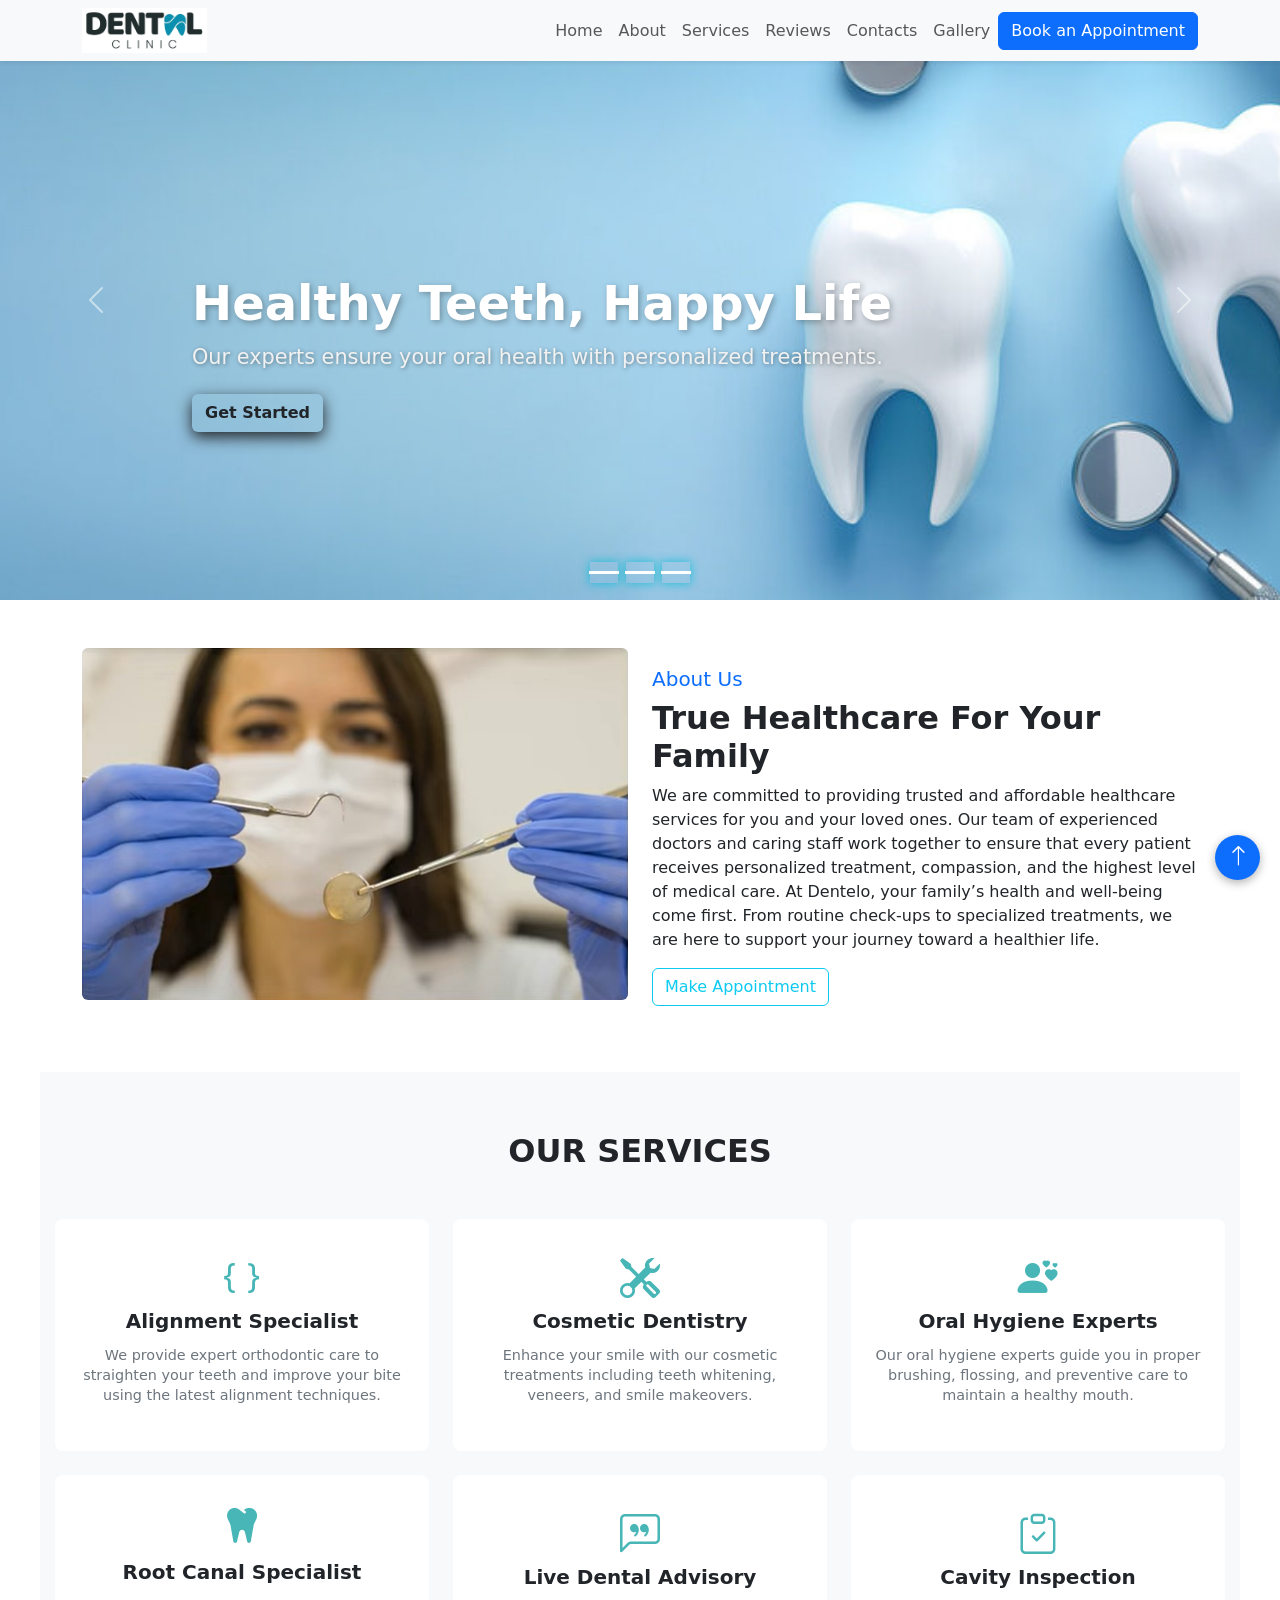
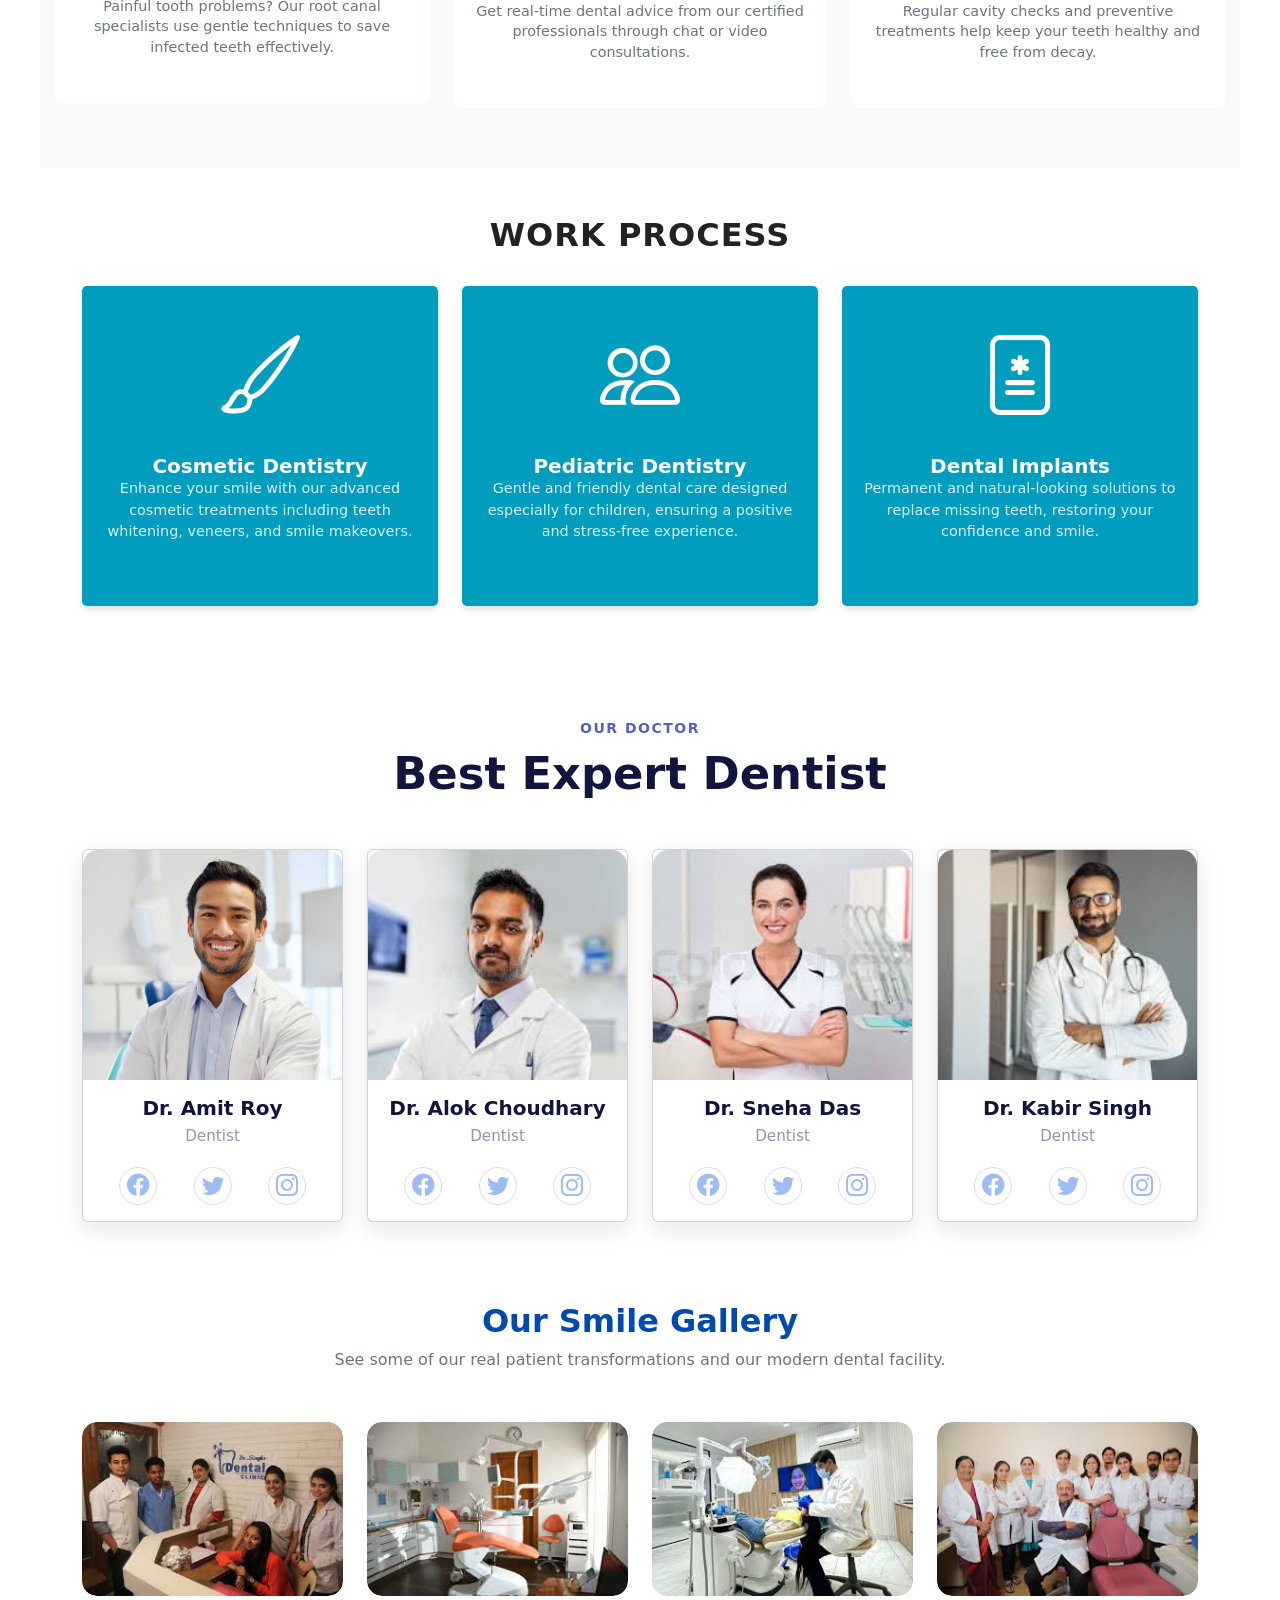
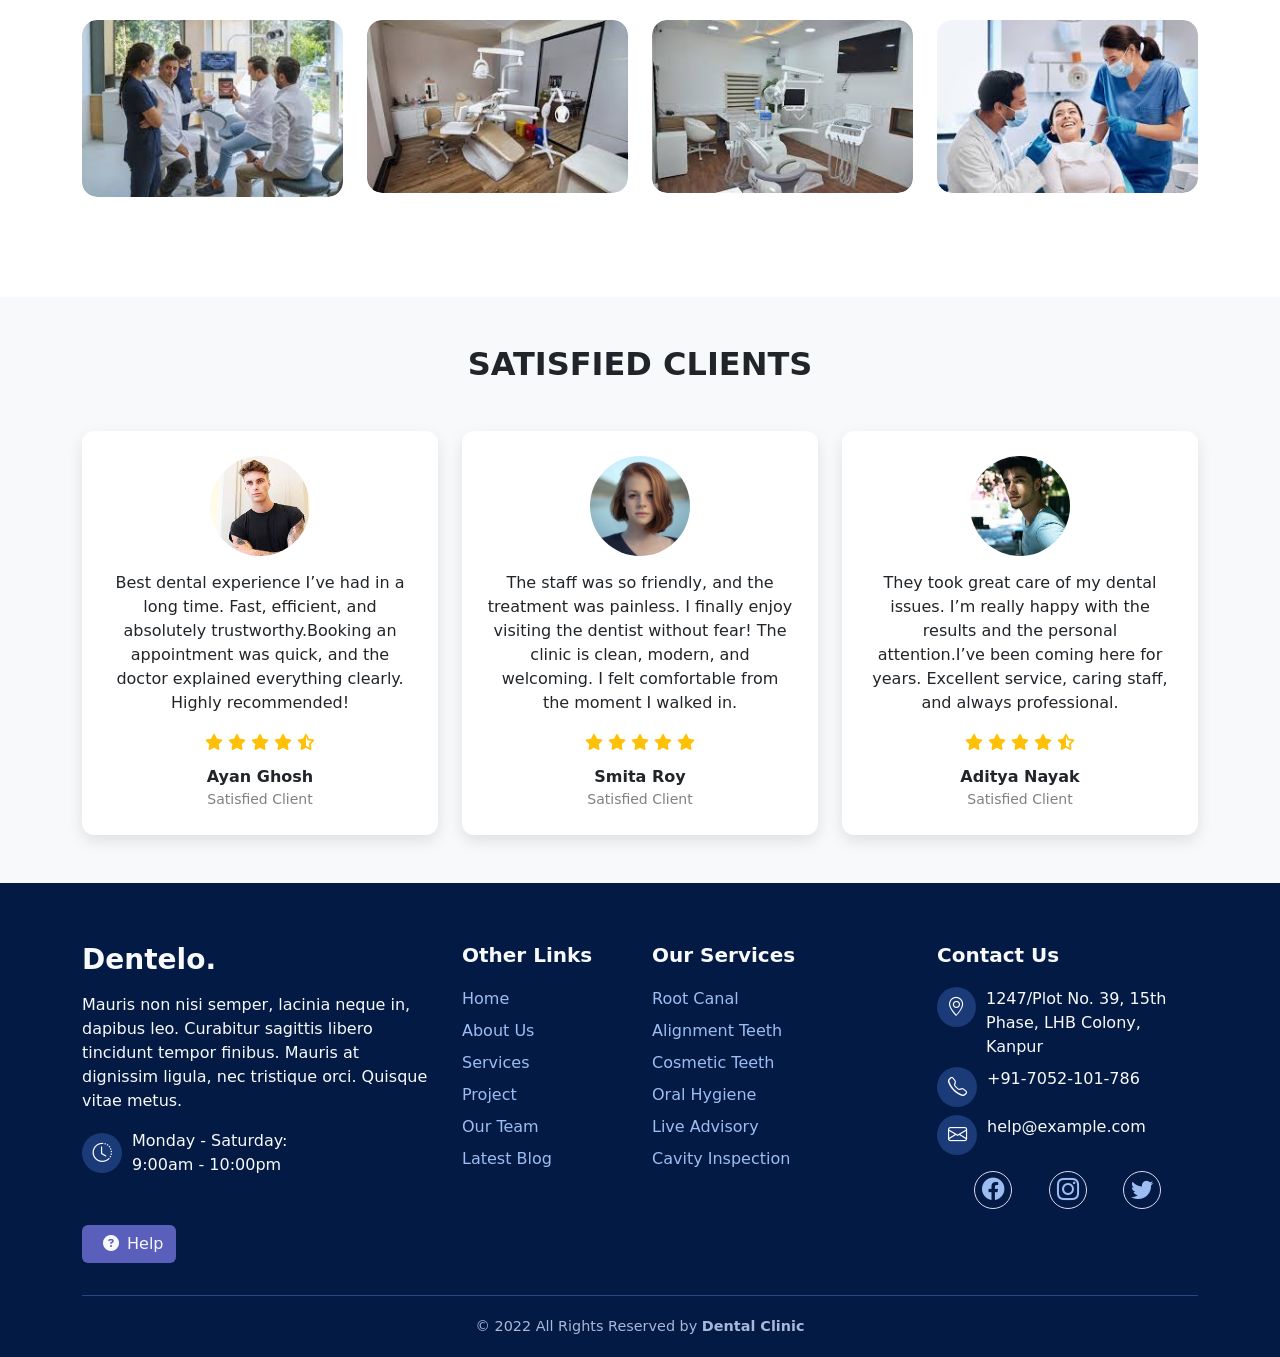
<file: index.html>
<!DOCTYPE html>
<html>
<head>
	<meta charset="utf-8">
	<meta name="viewport" content="width=device-width, initial-scale=1">
	<title>Dental</title>
	<link rel="stylesheet" type="text/css" href="style.css">
	<link rel="stylesheet" type="text/css" href="Assets/bootstrap/css/bootstrap.min.css">
	<link rel="stylesheet" type="text/css" href="https://cdn.jsdelivr.net/npm/bootstrap-icons@1.10.5/font/bootstrap-icons.css">
	<link rel="stylesheet" href="https://cdnjs.cloudflare.com/ajax/libs/font-awesome/6.4.0/css/all.min.css">

</head>
<body>
	<!--nav section-->
<nav class="navbar navbar-expand-lg navbar-light bg-light fixed-top shadow-sm">
		<div class="container">
			<img src="Assets\Screenshot 2025-09-18 113321.png" style="height: 5vh; width: 150;"class="logoimg" >

		<button class="navbar-toggler" type="button" data-bs-toggle="collapse" data-bs-target="#navbarNav" aria-controls="offcanvasNavbar" aria-label="Toggle navigation">
			<span class="navbar-toggler-icon"></span>
		</button>
		<div class="collapse navbar-collapse" id="navbarNav">
			<ul class="navbar-nav ms-auto">
				<li class="nav-item"><a class="nav-link" href="#Home">Home</a></li>
				<li class="nav-item"><a class="nav-link"href="#About">About</a></li>
				<li class="nav-item"><a class="nav-link"href="#Services">Services</a></li>
				<li class="nav-item"><a class="nav-link"href="#Reviews">Reviews</a></li>
				<li class="nav-item"><a class="nav-link"href="#Appointment">Contacts</a></li>
				<li class="nav-item"><a class="nav-link"href="#gallery">Gallery</a></li>
			</ul>

			<button type="button" class="btn btn-primary" data-bs-toggle="modal" data-bs-target="#appointmentModal">
      Book an Appointment
    </button>

		</div>
</nav>

	<!--Hero section-->
	<section id="Home">
		<div id="heroCarousel" class="carousel slide carousel-fade"data-bs-ride="carousel"data-bs-interval="5000">
			<div class="carousel-indicators">
				<button type="button"data-bs-target="#heroCarousel"data-bs-slide-to="0"class="active" aria-current="true"></button>
				<button type="button"data-bs-target="#heroCarousel"data-bs-slide-to="1"class="active" aria-current="true"></button>
				<button type="button"data-bs-target="#heroCarousel"data-bs-slide-to="2"class="active" aria-current="true"></button>
			</div>
			<div class="carousel-inner">
				<!--slide1-->
				<div class="carousel-item active">
					<img src="Assets/d2.jpg" class="d-block w-100">
						<div class="carousel-caption text-start">
							<h1>Let us Brighten Your Smile</h1>
							<p>Professional dental care with modern equipment and experienced doctors.</p>
							<button type="button" class="btn btn-custom fw-bold"data-bs-target="#appointmentModal"data-bs-toggle="modal">Make Appointment</button>

						</div>
			</div>
				<!--slide2-->
				<div class="carousel-item active">
						<img src="Assets/39+ Thousand Dental .png" class="d-block w-100">
						<div class="carousel-caption text-start">
							<h1>We care For Your Smile</h1>
							<p>Providing top-notch dental services to keep your teeth healthy and shining.</p>
							<button type="button" class="btn btn-custom fw-bold"data-bs-target="#appointmentModal"data-bs-toggle="modal">Book Now</button>
						</div>
				</div>
				<!--slide3-->
				<div class="carousel-item active">
					<img src="Assets/Dental Banner Images.png" class="d-block w-100">
						<div class="carousel-caption text-start">
							<h1>Healthy Teeth, Happy Life</h1>
							<p>Our experts ensure your oral health with personalized treatments.</p>
							<button type="button" class="btn btn-custom fw-bold"data-bs-target="#appointmentModal"data-bs-toggle="modal">Get Started</button>
					</div>
				</div>
			</div>


			<!--controls-->
				<button class="carousel-control-prev" type="button" data-bs-target="#heroCarousel"data-bs-slide="prev"><span class="carousel-control-prev-icon"></span></button>

				<button class="carousel-control-next" type="button" data-bs-target="#heroCarousel"data-bs-slide="next"><span class="carousel-control-next-icon"></span></button>
			</div>
</section>

<!-- About -->
<section id="About" class="py-5">
		<div class="container">
		<div class="row align-items-center">

			<div class="col-lg-6 mb-4 about-img scroll-animate">
				<img src="Assets\Screenshot 2025-08-29 215419.png" class="img-fluid rounded" alt="About Us">
			</div>

			<div class="col-lg-6 about-text scroll-animate">
				<h5 class="text-primary">About Us</h5>

				<h2 class="fw-bold">True Healthcare For Your Family</h2>

				<p>We are committed to providing trusted and affordable healthcare services for you and your loved ones. Our team of experienced doctors and caring staff work together to ensure that every patient receives personalized treatment, compassion, and the highest level of medical care.
				At Dentelo, your family’s health and well-being come first. From routine check-ups to specialized treatments, we are here to support your journey toward a healthier life.
				</p>

				<button type="button"data-bs-target="#appointmentModal"data-bs-toggle="modal" class="btn btn-outline-info">Make Appointment</button>
			</div>
		</div>
	</div>	
</section>

<!--Services-->
<section class="services-section bg-light" id="Services">
	<div class="text-center mb-5">
		<h2 class="fw-bold">OUR SERVICES</h2>
	</div>
	<div class="row g-4">


		<div class="col-md-4 animated" style="animation-delay: 0.1s;">
			<div class="service-card">
				<i class="bi bi-braces service-icon"></i>
				<h5 class="service-title">Alignment Specialist</h5>
				<p class="service-desk">We provide expert orthodontic care to straighten your teeth and improve your bite using the latest alignment techniques.</p>
			</div>
		</div>

		<div class="col-md-4 animated" style="animation-delay: 0.1s;">
			<div class="service-card">
				<i class="bi bi-tools service-icon"></i>
				<h5 class="service-title">Cosmetic Dentistry</h5>
				<p class="service-desk">Enhance your smile with our cosmetic treatments including teeth whitening, veneers, and smile makeovers.</p>
			</div>
		</div>

		<div class="col-md-4 animated" style="animation-delay: 0.1s;">
			<div class="service-card">
				<i class="bi bi-person-hearts service-icon"></i>
				<h5 class="service-title">Oral Hygiene Experts</h5>
				<p class="service-desk">Our oral hygiene experts guide you in proper brushing, flossing, and preventive care to maintain a healthy mouth.</p>
			</div>
		</div>

		<div class="col-md-4 animated" style="animation-delay: 0.1s;">
			<div class="service-card">
				<i class="fas fa-tooth service-icon"></i>
				<h5 class="service-title">Root Canal Specialist</h5>
				<p class="service-desk">Painful tooth problems? Our root canal specialists use gentle techniques to save infected teeth effectively.</p>
			</div>
		</div>

		<div class="col-md-4 animated" style="animation-delay: 0.1s;">
			<div class="service-card">
				<i class="bi bi-chat-left-quote service-icon"></i>
				<h5 class="service-title">Live Dental Advisory</h5>
				<p class="service-desk">Get real-time dental advice from our certified professionals through chat or video consultations.</p>
			</div>
		</div>

		<div class="col-md-4 animated" style="animation-delay: 0.1s;">
			<div class="service-card">
				<i class="bi bi-clipboard-check service-icon"></i>
				<h5 class="service-title">Cavity Inspection</h5>
				<p class="service-desk">Regular cavity checks and preventive treatments help keep your teeth healthy and free from decay.</p>
			</div>
		</div>
	</div>
</section>

<!--work process-->
<section class="work-process-section container">
	<h2>WORK PROCESS</h2>
	<div class="row g-4 justify-content-center">

		<div class="col-12 col-md-6 col-lg-4">
			<div class="card-custom d-flex flex-column align-items-center">
				<i class="bi bi-brush card-icon"></i> <!-- Example icon -->
          <h3 class="card-title">Cosmetic Dentistry</h3>
          <p class="card-text">
            Enhance your smile with our advanced cosmetic treatments including teeth whitening, veneers, and smile makeovers.
          </p>

			</div>
		</div>

		<div class="col-12 col-md-6 col-lg-4">
        <div class="card-custom d-flex flex-column align-items-center">
          <i class="bi bi-people card-icon"></i>
          <h3 class="card-title">Pediatric Dentistry</h3>
          <p class="card-text">
            Gentle and friendly dental care designed especially for children, ensuring a positive and stress-free experience.
          </p>
        </div>
      </div>

      <div class="col-12 col-md-6 col-lg-4">
        <div class="card-custom d-flex flex-column align-items-center">
          <i class="bi bi-file-medical card-icon"></i>
          <h3 class="card-title">Dental Implants</h3>
          <p class="card-text">
           Permanent and natural-looking solutions to replace missing teeth, restoring your confidence and smile.
          </p>
        </div>
      </div>

	</div>
</section>

<!--doctors-->
<section class="container" id="Appointment">
	<div class="section-header">
		<small>OUR DOCTOR</small>
		<h2>Best Expert Dentist</h2>
	</div>
	<div class="row g-4 justify-content-center">
		<!--doctor1-->
		<div class="col-12 col-sm-6 col-md-4 col-lg-3">
			<div class="card card-profile">
				<img src="Assets\doc1.jpg"class="profile-img">
				<div class="card-body">
					<h5 class="profile-name">Dr. Amit Roy
        </h5>
					<p class="profile-role">Dentist</p>
					<div class="social-icons">
					<a href="#"aria-label="Facebook"><i class="bi bi-facebook"></i></a>	
						<a href="#"aria-label="twitter"><i class="bi bi-twitter"></i></a>
						<a href="#"aria-label="instagram"><i class="bi bi-instagram"></i></a>
					</div>
				</div>
			</div>
		</div>

		<!--doctor2-->
		<div class="col-12 col-sm-6 col-md-4 col-lg-3">
			<div class="card card-profile">
				<img src="Assets\images (2).jpeg"class="profile-img">
				<div class="card-body">
					<h5 class="profile-name">Dr. Alok Choudhary
         </h5>
					<p class="profile-role">Dentist</p>
					<div class="social-icons">
					<a href="#"aria-label="Facebook"><i class="bi bi-facebook"></i></a>	
						<a href="#"aria-label="twitter"><i class="bi bi-twitter"></i></a>
						<a href="#"aria-label="instagram"><i class="bi bi-instagram"></i></a>
					</div>
				</div>
			</div>
		</div>

		<!--doctor3-->
		<div class="col-12 col-sm-6 col-md-4 col-lg-3">
			<div class="card card-profile">
				<img src="Assets\images.jpeg"class="profile-img">
				<div class="card-body">
					<h5 class="profile-name">Dr. Sneha Das</h5>
					<p class="profile-role">Dentist</p>
					<div class="social-icons">
					<a href="#"aria-label="Facebook"><i class="bi bi-facebook"></i></a>	
						<a href="#"aria-label="twitter"><i class="bi bi-twitter"></i></a>
						<a href="#"aria-label="instagram"><i class="bi bi-instagram"></i></a>
					</div>
				</div>
			</div>
		</div>

		<!--doctor4-->
		<div class="col-12 col-sm-6 col-md-4 col-lg-3">
			<div class="card card-profile">
				<img src="Assets\images (4).jpeg"class="profile-img">
				<div class="card-body">
					<h5 class="profile-name">Dr. Kabir Singh</h5>
					<p class="profile-role">Dentist</p>
					<div class="social-icons">
					<a href="#"aria-label="Facebook"><i class="bi bi-facebook"></i></a>	
						<a href="#"aria-label="twitter"><i class="bi bi-twitter"></i></a>
						<a href="#"aria-label="instagram"><i class="bi bi-instagram"></i></a>
					</div>
				</div>
			</div>
		</div>

	</div>
</section>

<!--gallery-->
<section class="gallery-section container" id="gallery">
    <div class="gallery-title">
      <h2 class="fw-bold">Our Smile Gallery</h2>
      <p>See some of our real patient transformations and our modern dental facility.</p>
    </div>

    <div class="row g-4">
      <div class="col-sm-6 col-md-4 col-lg-3">
        <div class="gallery-item">
          <img src="Assets\images (2).jpg" alt="Before and After 1">
        </div>
      </div>
      <div class="col-sm-6 col-md-4 col-lg-3">
        <div class="gallery-item">
          <img src="Assets\download (1).jpg" alt="Before and After 2">
        </div>
      </div>
      <div class="col-sm-6 col-md-4 col-lg-3">
        <div class="gallery-item">
          <img src="Assets\images (1).jpg" alt="Clinic Interior">
        </div>
      </div>
      <div class="col-sm-6 col-md-4 col-lg-3">
        <div class="gallery-item">
          <img src="Assets\download (5).jpg" alt="Dental Team">
           </div>
      </div>
      <div class="col-sm-6 col-md-4 col-lg-3">
        <div class="gallery-item">
          <img src="Assets\download (6).jpg" alt="Equipment">
        </div>
      </div>
      <div class="col-sm-6 col-md-4 col-lg-3">
        <div class="gallery-item">
          <img src="Assets\download.jpg" alt="Equipment">
        </div>
      </div>
      <div class="col-sm-6 col-md-4 col-lg-3">
        <div class="gallery-item">
          <img src="Assets\images (4).jpg" alt="Equipment">
        </div>
      </div>
      <div class="col-sm-6 col-md-4 col-lg-3">
        <div class="gallery-item">
          <img src="Assets\images (3).jpg" alt="Patient Smiles">
        </div>
      </div>
    </div>
  </section>

<!--Reviews-->
<section class="Reviews-section" id="Reviews">
	<div class="container py-5">
		<h2 class="text-center mb-5 fw-bold">SATISFIED CLIENTS</h2>
		<div class="row g-4">
			<!--client1-->
			<div class="col-md-4">
				<div class="review-card">
					<img src="Assets\pic3.jpeg"alt="Client">
					<p>Best dental experience I’ve had in a long time. Fast, efficient, and absolutely trustworthy.Booking an appointment was quick, and the doctor explained everything clearly. Highly recommended!</p>
					<div class="stars">
            <i class="fas fa-star"></i>
            <i class="fas fa-star"></i>
            <i class="fas fa-star"></i>
            <i class="fas fa-star"></i>
            <i class="fas fa-star-half-alt"></i>

				</div>
				<div class="client-name">Ayan Ghosh</div>
          <div class="client-role">Satisfied Client</div>
        </div>
			</div>

			<!--client2-->
			<div class="col-md-4">
				<div class="review-card">
					<img src="Assets\pic1.jpeg"alt="Client">
					<p>The staff was so friendly, and the treatment was painless. I finally enjoy visiting the dentist without fear! The clinic is clean, modern, and welcoming. I felt comfortable from the moment I walked in.</p>
					<div class="stars">
            <i class="fas fa-star"></i>
            <i class="fas fa-star"></i>
            <i class="fas fa-star"></i>
            <i class="fas fa-star"></i>
            <i class="fas fa-star"></i>

				</div>
				<div class="client-name">Smita Roy</div>
          <div class="client-role">Satisfied Client</div>
        </div>
			</div>

			<!--client3-->
			<div class="col-md-4">
				<div class="review-card">
					<img src="Assets\pic4.jpeg"alt="Client">
					<p>They took great care of my dental issues. I’m really happy with the results and the personal attention.I’ve been coming here for years. Excellent service, caring staff, and always professional.</p>
					<div class="stars">
            <i class="fas fa-star"></i>
            <i class="fas fa-star"></i>
            <i class="fas fa-star"></i>
            <i class="fas fa-star"></i>
            <i class="fas fa-star-half-alt"></i>

				</div>
				<div class="client-name">Aditya Nayak</div>
          <div class="client-role">Satisfied Client</div>
        </div>
			</div>

		</div>
	</div>
</section>

<!-- Modal -->
  <div class="modal fade" id="appointmentModal" tabindex="-1" aria-labelledby="appointmentModalLabel" aria-hidden="true">
    <div class="modal-dialog">
      <div class="modal-content rounded-4 shadow-lg">
        <div class="modal-header">
          <h5 class="modal-title fw-bold" id="appointmentModalLabel">Book an Appointment</h5>
          <button type="button" class="btn-close" data-bs-dismiss="modal" aria-label="Close"></button>
        </div>

        <form class="p-3 needs-validation" novalidate>
          <div class="modal-body">

            <div class="row g-3">
              <div class="col-md-6">
                <label for="fullName" class="form-label">Full Name</label>
                <input type="text" class="form-control" id="fullName" required>
                <div class="invalid-feedback">Please enter your name.</div>
							</div>

              <div class="col-md-6">
                <label for="email" class="form-label">Email</label>
                <input type="email" class="form-control" id="email" required>
                <div class="invalid-feedback">Please enter a valid email.</div>
              </div>

              <div class="col-md-12">
                <label for="phone" class="form-label">Phone Number</label>
                <input type="tel" class="form-control" id="phone" required>
                <div class="invalid-feedback">Please enter your phone number.</div>
              </div>

              <div class="col-md-6">
                <label for="date" class="form-label">Date</label>
                <input type="date" class="form-control" id="date" required>
                <div class="invalid-feedback">Please select a date.</div>
              </div>

              <div class="col-md-6">
                <label for="time" class="form-label">Time</label>
                <input type="time" class="form-control" id="time" required>

							<div class="invalid-feedback">Please select a time.</div>
              </div>

              <div class="col-md-12">
                <label for="service" class="form-label">Select a Service</label>
                <select id="service" class="form-select" required>
                  <option selected disabled>Select a Service</option>
                  <option>Alignment Specialist</option>
                  <option>Cosmetic Dentistry</option>
                  <option>Oral Hygiene Experts</option>
                  <option>Root Canal Specialist</option>
                  <option>Live Dental Advisory</option>
                  <option>Cavity Inspection</option>
                </select>
                <div class="invalid-feedback">Please select a service.</div>
              </div>
            </div>

          </div>
          <div class="modal-footer">
            <button type="submit" class="btn btn-primary w-100">Confirm Appointment</button>
          </div>
        </form>
      </div>
    </div>
  </div>

  <!-- Footer -->
  <footer class="text-light">
    <div class="container">
      <div class="row gy-4">

        <!-- Company Info -->
        <div class="col-lg-4 col-md-6">
          <h3 class="fw-bold mb-3">Dentelo.</h3>
          <p>
            Mauris non nisi semper, lacinia neque in, dapibus leo. Curabitur sagittis libero tincidunt tempor finibus. 
            Mauris at dignissim ligula, nec tristique orci. Quisque vitae metus.
          </p>
          <div class="d-flex align-items-center mt-3">
            <i class="bi bi-clock-history footer-icon"></i>
            <div>
              <p class="mb-0">Monday - Saturday:</p>
              <p class="mb-0">9:00am - 10:00pm</p>
            </div>
          </div>
          <a href="help.html"><button type="button" class="btn text-light mt-5" style="background-color: #5a5fbc;">
          	<i class="fa-solid fa-circle-question mx-2"></i>Help
          </button></a>
        </div>
        <!-- Other Links -->
        <div class="col-lg-2 col-md-6">
          <h5>Other Links</h5>
          <a href="#Home">Home</a>
          <a href="#About">About Us</a>
          <a href="#Services">Services</a>
          <a href="#">Project</a>
          <a href="#Appointment">Our Team</a>
          <a href="#">Latest Blog</a>
        </div>

        <!-- Our Services -->
        <div class="col-lg-3 col-md-6">
          <h5>Our Services</h5>
          <a href="#">Root Canal</a>
          <a href="#">Alignment Teeth</a>
          <a href="#">Cosmetic Teeth</a>
          <a href="#">Oral Hygiene</a>
          <a href="#">Live Advisory</a>
          <a href="#">Cavity Inspection</a>
        </div>
         <!-- Contact Us -->
        <div class="col-lg-3 col-md-6">
          <h5>Contact Us</h5>
          <div class="d-flex mb-2">
            <i class="bi bi-geo-alt footer-icon"></i>
            <p class="mb-0">1247/Plot No. 39, 15th Phase, LHB Colony, Kanpur</p>
          </div>
          <div class="d-flex mb-2">
            <i class="bi bi-telephone footer-icon"></i>
            <p class="mb-0">‪+91-7052-101-786‬</p>
          </div>
          <div class="d-flex mb-2">
            <i class="bi bi-envelope footer-icon"></i>
            <p class="mb-0">help@example.com</p>
          </div>

          <div class="social-icons mt-3">
            <a href="#"><i class="bi bi-facebook"></i></a>
            <a href="#"><i class="bi bi-instagram"></i></a>
            <a href="#"><i class="bi bi-twitter"></i></a>
          </div>
        </div>

      </div>

      <!-- Footer Bottom -->
      <div class="footer-bottom mt-4">
      	© 2022 All Rights Reserved by <span class="fw-semibold">Dental Clinic</span>
      </div>
    </div>
  </footer>

  <!-- Scroll to Top Button -->
  <button class="scroll-top" onclick="window.scrollTo({top: 0, behavior: 'smooth'})">
    <i class="bi bi-arrow-up"></i>
  </button>
  </script>
  <script>
    (() => {
      'use strict';
      const forms = document.querySelectorAll('.needs-validation');
      Array.from(forms).forEach(form => {
        form.addEventListener('submit', event => {
          if (!form.checkValidity()) {
            event.preventDefault();
            event.stopPropagation();
          }
          form.classList.add('was-validated');
        }, false);
      });
    })();

	const elements=document.querySelectorAll(".scroll-animate");
	window.addEventListener("scroll",()=>{
		elements.forEach(el=>{
			const position=el.getBoundingClientRect().top;
			const screenHeight=window.innerHeight;
			if(position<screenHeight-100){
				el.classList.add("show");
			}
		});
	});

  </script>
<script src="Assets/bootstrap/js/bootstrap.bundle.min.js"></script>
	
</body>
</html>
</file>
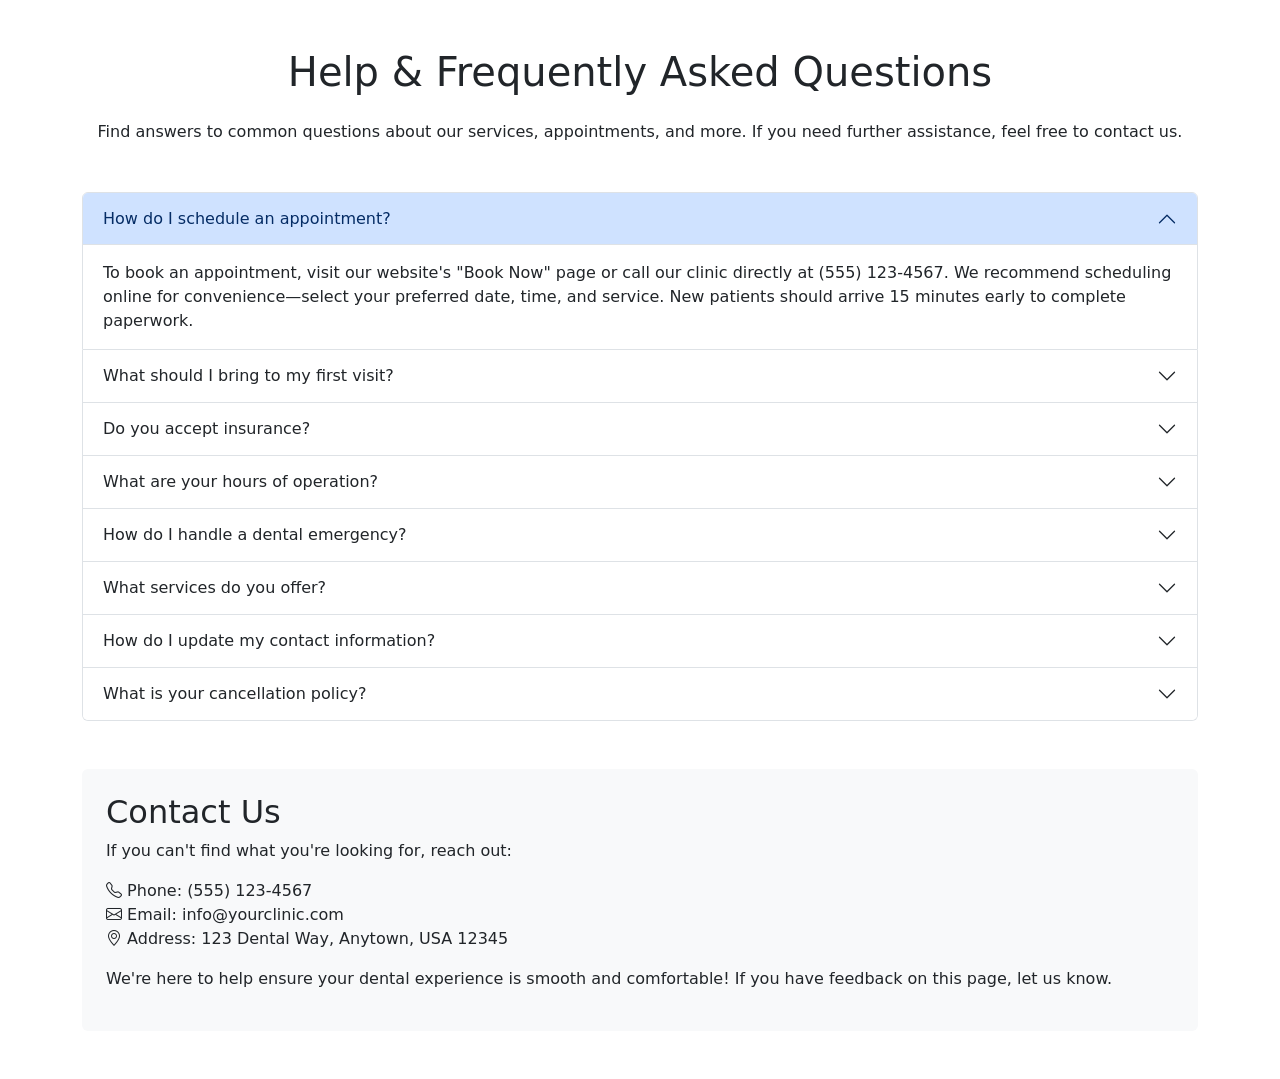
<file: help.html>
<!DOCTYPE html>
<html>
<head>
	<meta charset="utf-8">
	<meta name="viewport" content="width=device-width, initial-scale=1">
	<title>Dental</title>
	<link rel="stylesheet" type="text/css" href="style.css">
	<link rel="stylesheet" type="text/css" href="Assets/bootstrap/css/bootstrap.min.css">
	<link rel="stylesheet" type="text/css" href="https://cdn.jsdelivr.net/npm/bootstrap-icons@1.10.5/font/bootstrap-icons.css">
	<link rel="stylesheet" href="https://cdnjs.cloudflare.com/ajax/libs/font-awesome/6.4.0/css/all.min.css">

</head>
<body>
	<div class="container my-5">
		<h1 class="text-center mb-4">Help & Frequently Asked Questions</h1>
        <p class="text-center mb-5">Find answers to common questions about our services, appointments, and more. If you need further assistance, feel free to contact us.</p>

        <!-- FAQs using Bootstrap Accordion -->
        <div class="accordion" id="faqAccordion">
            <div class="accordion-item">
                <h2 class="accordion-header" id="headingOne">
                    <button class="accordion-button" type="button" data-bs-toggle="collapse" data-bs-target="#collapseOne" aria-expanded="true" aria-controls="collapseOne">
                        How do I schedule an appointment?
                    </button>
                </h2>
                <div id="collapseOne" class="accordion-collapse collapse show" aria-labelledby="headingOne" data-bs-parent="#faqAccordion">
                    <div class="accordion-body">
                        To book an appointment, visit our website's "Book Now" page or call our clinic directly at (555) 123-4567. We recommend scheduling online for convenience—select your preferred date, time, and service. New patients should arrive 15 minutes early to complete paperwork.
                    </div>
                </div>
            </div>
            <div class="accordion-item">
                <h2 class="accordion-header" id="headingTwo">
                    <button class="accordion-button collapsed" type="button" data-bs-toggle="collapse" data-bs-target="#collapseTwo" aria-expanded="false" aria-controls="collapseTwo">
                        What should I bring to my first visit?
                    </button>
                </h2>
                <div id="collapseTwo" class="accordion-collapse collapse" aria-labelledby="headingTwo" data-bs-parent="#faqAccordion">
                    <div class="accordion-body">
                        Bring your ID, insurance card (if applicable), and any relevant medical history or X-rays from previous dentists. If you're a minor, a parent or guardian must accompany you.
                    </div>
                </div>
            </div>
            <div class="accordion-item">
                <h2 class="accordion-header" id="headingThree">
                    <button class="accordion-button collapsed" type="button" data-bs-toggle="collapse" data-bs-target="#collapseThree" aria-expanded="false" aria-controls="collapseThree">
                        Do you accept insurance?
                    </button>
                </h2>
                <div id="collapseThree" class="accordion-collapse collapse" aria-labelledby="headingThree" data-bs-parent="#faqAccordion">
                    <div class="accordion-body">
                    	Yes, we accept most major dental insurance plans, including Delta Dental, Aetna, and Cigna. Please contact your provider to confirm coverage. We also offer financing options for uninsured patients through CareCredit.
                    </div>
                </div>
            </div>
            <div class="accordion-item">
                <h2 class="accordion-header" id="headingFour">
                    <button class="accordion-button collapsed" type="button" data-bs-toggle="collapse" data-bs-target="#collapseFour" aria-expanded="false" aria-controls="collapseFour">
                        What are your hours of operation?
                    </button>
                </h2>
                <div id="collapseFour" class="accordion-collapse collapse" aria-labelledby="headingFour" data-bs-parent="#faqAccordion">
                    <div class="accordion-body">
                        <ul>
                            <li>Monday–Thursday: 8:00 AM – 5:00 PM</li>
                            <li>Friday: 8:00 AM – 2:00 PM</li>
                            <li>Saturday: By appointment only</li>
                            <li>Sunday: Closed</li>
                        </ul>
                    </div>
                </div>
            </div>
            <div class="accordion-item">
                <h2 class="accordion-header" id="headingFive">
                	<button class="accordion-button collapsed" type="button" data-bs-toggle="collapse" data-bs-target="#collapseFive" aria-expanded="false" aria-controls="collapseFive">
                        How do I handle a dental emergency?
                    </button>
                </h2>
                <div id="collapseFive" class="accordion-collapse collapse" aria-labelledby="headingFive" data-bs-parent="#faqAccordion">
                    <div class="accordion-body">
                        For urgent issues like severe pain, broken teeth, or injuries, call our emergency line at (555) 123-4567 immediately. If it's after hours, go to the nearest emergency room or urgent care center.
                    </div>
                </div>
            </div>
            <div class="accordion-item">
                <h2 class="accordion-header" id="headingSix">
                    <button class="accordion-button collapsed" type="button" data-bs-toggle="collapse" data-bs-target="#collapseSix" aria-expanded="false" aria-controls="collapseSix">
                        What services do you offer?
                    </button>
                </h2>
                <div id="collapseSix" class="accordion-collapse collapse" aria-labelledby="headingSix" data-bs-parent="#faqAccordion">
                    <div class="accordion-body">
                        We provide comprehensive dental care, including cleanings, fillings, root canals, crowns, braces, teeth whitening, and cosmetic dentistry. Check our "Services" page for a full list.
                    </div>
                </div>
            </div>
            <div class="accordion-item">
                <h2 class="accordion-header" id="headingSeven">
                    <button class="accordion-button collapsed" type="button" data-bs-toggle="collapse" data-bs-target="#collapseSeven" aria-expanded="false" aria-controls="collapseSeven">
                        How do I update my contact information?
                    </button>
                </h2>
                <div id="collapseSeven" class="accordion-collapse collapse" aria-labelledby="headingSeven" data-bs-parent="#faqAccordion">
                    <div class="accordion-body">
                        Log in to your patient portal on our website or call the clinic. We'll update your records securely.
                    </div>
                </div>
            </div>
            <div class="accordion-item">
                <h2 class="accordion-header" id="headingEight">
                    <button class="accordion-button collapsed" type="button" data-bs-toggle="collapse" data-bs-target="#collapseEight" aria-expanded="false" aria-controls="collapseEight">
                        What is your cancellation policy?
                    </button>
                </h2>
                <div id="collapseEight" class="accordion-collapse collapse" aria-labelledby="headingEight" data-bs-parent="#faqAccordion">
                    <div class="accordion-body">
                     Please give at least 24 hours' notice for cancellations or rescheduling to avoid a $50 fee. We understand emergencies happen—let us know as soon as possible.
                    </div>
                </div>
            </div>
        </div>

        <!-- Contact Section -->
        <div class="mt-5 p-4 bg-light rounded">
            <h2>Contact Us</h2>
            <p>If you can't find what you're looking for, reach out:</p>
            <ul class="list-unstyled">
                <li><i class="bi bi-telephone"></i> Phone: (555) 123-4567</li>
                <li><i class="bi bi-envelope"></i> Email: info@yourclinic.com</li>
                <li><i class="bi bi-geo-alt"></i> Address: 123 Dental Way, Anytown, USA 12345</li>
            </ul>
            <p>We're here to help ensure your dental experience is smooth and comfortable! If you have feedback on this page, let us know.</p>
        </div>
		
	</div>
	<script src="Assets/bootstrap/js/bootstrap.bundle.min.js"></script>
</body>
</html>
</file>
<file: style.css>
@media (max-width: 517px){
  .logoimg img{
    width: 100px;
  }
}
.carousel-item img{
	height: 100%;
	width: 100%;
	object-fit: cover;
	object-position: center;
}
.carousel-item{
	height: 600px;
}
.carousel-caption{
	bottom: 20%;
	text-align: left;
	/*left: 10%;*/
	margin-bottom: 10%;
	animation: fadeInUp 1s ease-in-out;
}
.carousel-caption h1{
	font-size: 3rem;
	font-weight: 800;
	text-shadow: 2px 2px 6px rgba(0, 0, 0, 0.3);
}
.carousel-caption p{
	font-size: 1.3rem;
	color: #f1f1f1;
	text-shadow: 1px 1px 4px rgba(0, 0, 0, 0.4);
	margin-bottom: 20px;
	line-height: 1.6;
}
.btn-custom{
	background-color: #00bcd4;
	color: white;
	font-weight: bold;
	padding: 12px 25px;
	border-radius: 50px;
	box-shadow: 0 5px 15px;
	transition: 0.3s;
}
.btn-custom:hover{
	background-color: #0097a7;
}
.carousel-indicators{
	bottom: 30px;
}
.carousel-indicators[data-bs-target]{
	width: 14px;
	height: 14px;
	border-radius: 50%;
	background-color: rgba(255, 255, 255, 0.6);
	transition: all 0.3s ease;
	margin: 0 6px;
}
.carousel-indicators[data-bs-target]:hover{
	background-color: #00bcd4;
	transition: scale(1.2);
}
.carousel-indicators .active{
	background-color: #00bcd4;
	width: 18px;
	height: 18px;
	height: 18px;
	box-shadow: 0 0 10px rgba(0, 188, 212, 0.7);
}
@keyframes fadeInUp{
	from{
		transform: translate3d(0, 40px, 0);
		opacity: 0;
	}
	to{
		transform: translate3d(0, 0, 0);
		opacity: 1;
	}
}
.services-section{
	padding: 60px 15px;
	max-width: 1200px;
	margin: auto;
}
.service-card{
	background: #fff;
	border-radius: 8px;
	padding: 30px 20px;
	box-shadow: 0 2px 8px rgb(0, 0, 0 / 0.1);
	text-align: center;
}
.service-card:hover{
	transform: translateY(-10px);
	box-shadow: 0 8px 20px rgb(0, 0, 0 / 0.15);
}
.service-icon{
	font-size: 40px;
	color: #48b6b6;
	margin-bottom: 15px;
}
.service-title{
	font-weight: 600;
	margin-bottom: 12px;
	font-size: 1.25rem;
}
.service-desk{
	color: #6d757d;
	font-size: 0.9rem;
	line-height: 1.4;
}
@keyframes fadeInUp{
	0%{
		opacity: 0;
		transform: translateY(20px);
	}
	100%{
		opacity: 1;
		transform: translateY(0);
	}
}
.animated{
	animation-name: fadeInUp;
	animation-duration: 0.8s;
	animation-fill-mode: both;
}
 .Reviews-section{
      background: #f8f9fa;
      margin-top: 20px;
    }
    .review-card {
      background: #fff;
      border-radius: 12px;
      padding: 25px;
      text-align: center;
      box-shadow: 0px 6px 15px rgba(0, 0, 0, 0.1);
      transition: transform 0.3s;
    }
    .review-card:hover {
      transform: translateY(-5px);
    }
    .review-card img {
      width: 100px;
      height: 100px;
      object-fit: cover;
      border-radius: 50%;
      margin-bottom: 15px;
    }
     .stars {
      color: #ffc107;
      margin: 10px 0;
    }
    .client-name {
      font-weight: 600;
      margin-top: 10px;
    }
    .client-role {
      color: gray;
      font-size: 14px;
    }

.work-process-section {
      padding: 3rem 1rem;
      text-align: center;
      background-color: #fff;
    }

    .work-process-section h2 {
      font-weight: 600;
      margin-bottom: 2rem;
      color: #222;
      letter-spacing: 1px;
    }
 .card-custom {
      background-color: #009dbf;
       color: white !important;
      border-radius: 5px;
      padding: 2rem 1rem;
      min-height: 320px;
      box-shadow: 0 4px 6px rgb(0 0 0 / 0.1);
      transition: transform 0.3s ease;
  }
   .card-custom:hover {
      transform: translateY(-10px);
      box-shadow: 12px 12px 12px rgb(0 0 0 / 0.20);
    }

    .card-icon {
      font-size: 5rem;
      margin-bottom: 1rem;
      color: white;
    }

    .card-title {
      font-weight: 600;
      margin-bottom: 1rem;
      font-size: 1.25rem;
    }

    .card-text {
      font-size: 0.9rem;
      line-height: 1.5;
      opacity: 0.85;
    }
    .section-header {
      text-align: center;
      margin-top: 4rem;
      margin-bottom: 3rem;
    }
    .section-header small {
      display: block;
      font-weight: 600;
      color: #5a5fbc;
      letter-spacing: 1.5px;
      text-transform: uppercase;
    }
    .section-header h2 {
      font-weight: 700;
      font-size: 2.8rem;
      color: #12143d;
      margin-top: 0.5rem;
    }
    .card-profile {
      background: #ffffff;
      border: none;
      border-radius: 15px;
      box-shadow: 0 8px 25px rgba(18, 20, 61, 0.1);
      transition: transform 0.3s ease, box-shadow 0.3s ease;
    }
 .card-profile:hover {
      transform: translateY(-10px);
      box-shadow: 0 15px 40px rgba(18, 20, 61, 0.15);
    }
    .profile-img {
      height: 230px;
      object-fit: cover;
      border-top-left-radius: 15px;
      border-top-right-radius: 15px;
      width: 100%;
    }
    .card-body {
      padding: 1.8rem 1.5rem 2rem;
      text-align: center;
    }
    .profile-name {
      font-weight: 700;
      font-size: 1.25rem;
      color: #12143d;
      margin-bottom: 0.3rem;
      line-height: 1.2;
    }
    .profile-role {
      font-weight: 500;
      color: #9095b0;
      margin-bottom: 1.2rem;
      font-size: 0.95rem;
    }
.social-icons {
      display: flex;
      justify-content: center;
      gap: 1.3rem;
      font-size: 1.1rem;
    }
    .social-icons a {
      color: #a2a6c1;
      border: 1.8px solid #d9dbf0;
      border-radius: 50%;
      display: inline-flex;
      align-items: center;
      justify-content: center;
      width: 38px;
      height: 38px;
      transition: all 0.3s ease;
      text-decoration: none;
    }
    .social-icons a:hover {
      background-color: #5a5fbc;
      color: #fff;
      border-color: #5a5fbc;
    }
    .highlight-name {
      color: #5a5fbc;
    }
 footer {
      background-color: #031A44;
      color: #fff;
      padding: 60px 0 20px;
    }

    footer h5 {
      font-weight: 600;
      margin-bottom: 20px;
    }

    footer a {
      color: #9dbdf2;
      text-decoration: none;
      display: block;
      margin-bottom: 8px;
      transition: color 0.3s ease;
    }
 footer a:hover {
      color: #ffffff;
    }

    .footer-icon {
      background: #1a3b78;
      color: #fff;
      font-size: 1.2rem;
      border-radius: 50%;
      padding: 10px;
      display: inline-flex;
      align-items: center;
      justify-content: center;
      width: 40px;
      height: 40px;
      margin-right: 10px;
    }

    .footer-bottom {
      border-top: 1px solid #254785;
      margin-top: 40px;
      padding-top: 20px;
      text-align: center;
      font-size: 0.9rem;
      color: #a9b8da;
    }

    .social-icons a {
      color: #9dbdf2;
      margin: 0 8px;
      font-size: 1.4rem;
      transition: color 0.3s ease;
    }
.social-icons a:hover {
      color: #ffffff;
    }

    .scroll-top {
      position: fixed;
      right: 20px;
      bottom: 20px;
      background: #0d6efd;
      color: #fff;
      border: none;
      border-radius: 50%;
      width: 45px;
      height: 45px;
      display: flex;
      align-items: center;
      justify-content: center;
      font-size: 1.4rem;
      cursor: pointer;
      box-shadow: 0 3px 10px rgba(0, 0, 0, 0.3);
    }
 .gallery-section {
      padding: 80px 0;
    }
    .gallery-title {
      text-align: center;
      margin-bottom: 50px;
    }
    .gallery-title h2 {
      font-weight: 700;
      color: #004aad;
    }
    .gallery-title p {
      color: #6c757d;
    }
    .gallery-item {
      overflow: hidden;
      border-radius: 15px;
      transition: transform 0.3s ease;
    }
    .gallery-item img {
      width: 100%;
      height: 100%;
      object-fit: cover;
      border-radius: 15px;
      transition: transform 0.3s ease, filter 0.3s ease;
    }
    .gallery-item:hover img {
      transform: scale(1.08);
      filter: brightness(0.85);
    }
.scroll-animate{
  opacity: 0;
  transform: translateY(60px);
  transition: all 0.9s ease;
}
.scroll-animate.show{
  opacity: 1;
  transform: translateY(0);
}
</file>
